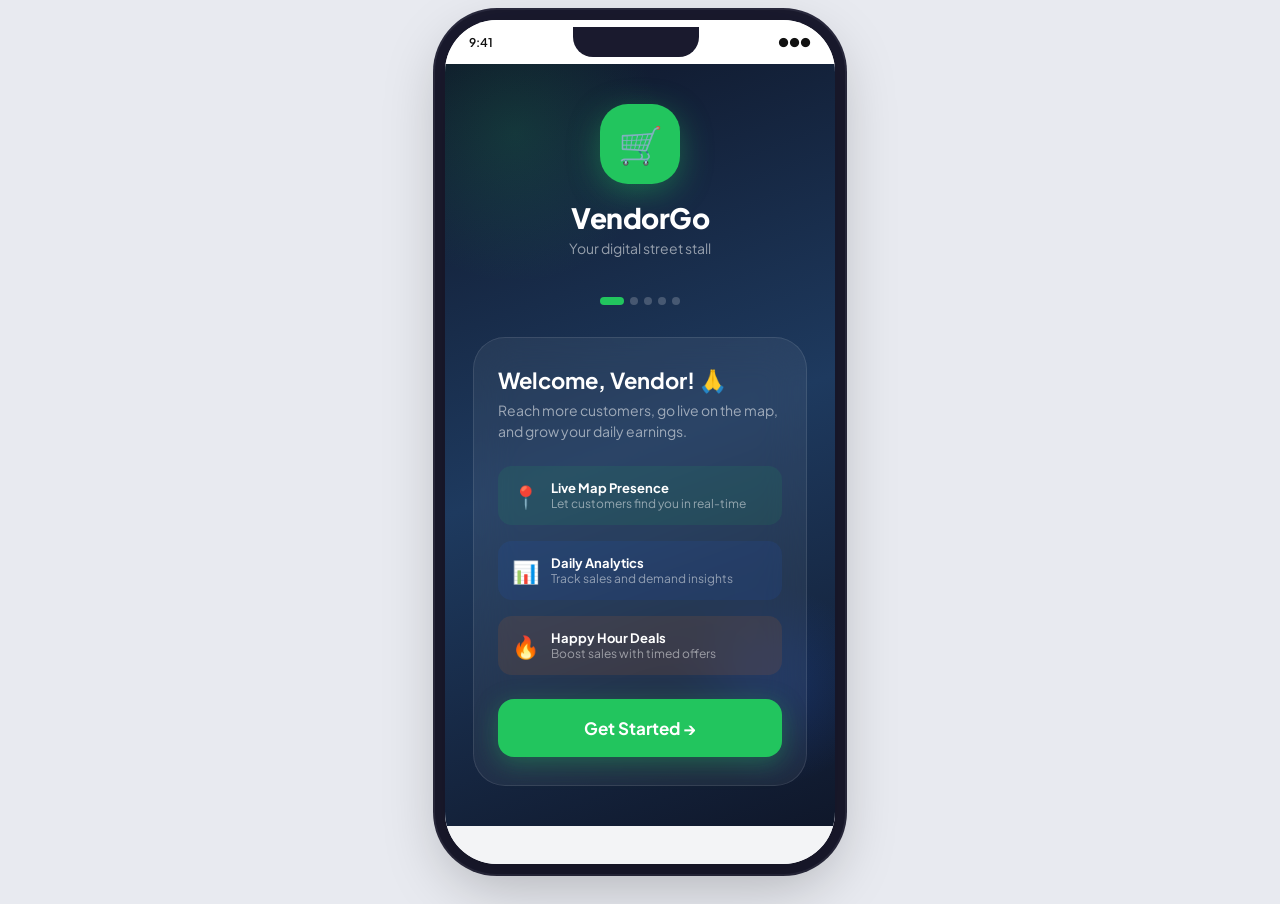
<file: streetconnect/vendor-view/index.html>
<!DOCTYPE html>
<html lang="en">
<head><link rel="stylesheet" href="css/styles.css">
<meta charset="UTF-8">
<meta name="viewport" content="width=device-width, initial-scale=1.0, maximum-scale=1.0, user-scalable=no">
<title>VendorGo — Vendor App</title>
<link href="https://fonts.googleapis.com/css2?family=Plus+Jakarta+Sans:wght@400;500;600;700;800&display=swap" rel="stylesheet">
</head>
<body>

<div class="phone-wrap">
  <div class="status-bar">
    <span>9:41</span>
    <div class="notch"></div>
    <span>●●●</span>
  </div>
  <div class="screen" id="screen">
    
    <!-- ONBOARDING: WELCOME -->
    <div class="view" id="view-welcome">
      <div class="onboard-bg">
        <div class="logo-area">
          <div class="logo-icon">🛒</div>
          <div class="logo-title">VendorGo</div>
          <div class="logo-sub">Your digital street stall</div>
        </div>
        <div style="display:flex;gap:6px;justify-content:center;margin-bottom:32px;">
          <div class="step-dot active"></div><div class="step-dot"></div><div class="step-dot"></div><div class="step-dot"></div><div class="step-dot"></div>
        </div>
        <div class="onboard-card" style="margin-bottom:auto">
          <h2>Welcome, Vendor! 🙏</h2>
          <p>Reach more customers, go live on the map, and grow your daily earnings.</p>
          <div style="display:flex;flex-direction:column;gap:16px;margin-bottom:24px;">
            <div style="display:flex;align-items:center;gap:12px;background:rgba(34,197,94,0.1);border-radius:14px;padding:14px;">
              <span style="font-size:22px;">📍</span>
              <div><div style="color:#fff;font-size:13px;font-weight:700;">Live Map Presence</div><div style="color:rgba(255,255,255,0.5);font-size:12px;">Let customers find you in real-time</div></div>
            </div>
            <div style="display:flex;align-items:center;gap:12px;background:rgba(37,99,235,0.1);border-radius:14px;padding:14px;">
              <span style="font-size:22px;">📊</span>
              <div><div style="color:#fff;font-size:13px;font-weight:700;">Daily Analytics</div><div style="color:rgba(255,255,255,0.5);font-size:12px;">Track sales and demand insights</div></div>
            </div>
            <div style="display:flex;align-items:center;gap:12px;background:rgba(249,115,22,0.1);border-radius:14px;padding:14px;">
              <span style="font-size:22px;">🔥</span>
              <div><div style="color:#fff;font-size:13px;font-weight:700;">Happy Hour Deals</div><div style="color:rgba(255,255,255,0.5);font-size:12px;">Boost sales with timed offers</div></div>
            </div>
          </div>
          <button class="btn-green" onclick="goTo('view-phone')">Get Started →</button>
        </div>
      </div>
    </div>

    <!-- ONBOARDING: PHONE -->
    <div class="view hidden-right" id="view-phone">
      <div class="onboard-bg">
        <div class="logo-area"><div class="logo-icon">📱</div><div class="logo-title">Enter Phone</div></div>
        <div style="display:flex;gap:6px;justify-content:center;margin-bottom:32px;">
          <div class="step-dot"></div><div class="step-dot active"></div><div class="step-dot"></div><div class="step-dot"></div><div class="step-dot"></div>
        </div>
        <div class="onboard-card">
          <h2>Your Mobile Number</h2>
          <p>We'll send you a 4-digit OTP to verify your number.</p>
          <div class="input-wrap">
            <span class="input-flag">🇮🇳</span>
            <span class="phone-prefix">+91</span>
            <input type="tel" class="onboard-input" placeholder="Enter 10-digit number" maxlength="10" id="phone-input" oninput="checkPhone()">
          </div>
          <button class="btn-green" id="phone-next-btn" onclick="goTo('view-otp')" style="opacity:0.5;pointer-events:none;">Send OTP →</button>
        </div>
        <button onclick="goTo('view-welcome')" style="color:rgba(255,255,255,0.4);background:none;border:none;margin-top:20px;font-size:14px;font-family:var(--font);cursor:pointer;">← Back</button>
      </div>
    </div>

    <!-- ONBOARDING: OTP -->
    <div class="view hidden-right" id="view-otp">
      <div class="onboard-bg">
        <div class="logo-area"><div class="logo-icon">🔐</div><div class="logo-title">Verify OTP</div></div>
        <div style="display:flex;gap:6px;justify-content:center;margin-bottom:32px;">
          <div class="step-dot"></div><div class="step-dot"></div><div class="step-dot active"></div><div class="step-dot"></div><div class="step-dot"></div>
        </div>
        <div class="onboard-card">
          <h2>Enter OTP</h2>
          <p>Sent to +91 <span id="shown-phone">XXXXXXXXXX</span>. Use <strong style="color:#22C55E">1234</strong> for demo.</p>
          <div class="otp-row">
            <input type="tel" class="otp-box" maxlength="1" id="otp1" oninput="otpInput(this,1)">
            <input type="tel" class="otp-box" maxlength="1" id="otp2" oninput="otpInput(this,2)">
            <input type="tel" class="otp-box" maxlength="1" id="otp3" oninput="otpInput(this,3)">
            <input type="tel" class="otp-box" maxlength="1" id="otp4" oninput="otpInput(this,4)">
          </div>
          <button class="btn-green" id="otp-verify-btn" onclick="verifyOTP()" style="opacity:0.5;pointer-events:none;">Verify & Continue →</button>
          <div style="text-align:center;margin-top:14px;color:rgba(255,255,255,0.4);font-size:13px;">Resend OTP in 30s</div>
        </div>
      </div>
    </div>

    <!-- ONBOARDING: DETAILS -->
    <div class="view hidden-right" id="view-details">
      <div class="onboard-bg" style="padding-bottom:40px">
        <div class="logo-area"><div class="logo-icon">🏪</div><div class="logo-title">Your Stall</div></div>
        <div style="display:flex;gap:6px;justify-content:center;margin-bottom:32px;">
          <div class="step-dot"></div><div class="step-dot"></div><div class="step-dot"></div><div class="step-dot active"></div><div class="step-dot"></div>
        </div>
        <div class="onboard-card">
          <h2>Tell us about yourself</h2>
          <p>This is how customers will see you on the map.</p>
          <div class="input-wrap" style="margin-bottom:16px">
            <input type="text" class="onboard-input plain" placeholder="Stall Name (e.g. Ravi Fruits)" id="stall-name">
          </div>
          <div style="margin-bottom:20px">
            <div style="color:rgba(255,255,255,0.55);font-size:13px;font-weight:600;margin-bottom:10px;">Select Category</div>
            <div class="cat-grid">
              <div class="cat-chip" onclick="selectCat(this,'Fruits & Veg')"><span class="icon">🍎</span>Fruits & Veg</div>
              <div class="cat-chip" onclick="selectCat(this,'Street Food')"><span class="icon">🍜</span>Street Food</div>
              <div class="cat-chip" onclick="selectCat(this,'Beverages')"><span class="icon">🧃</span>Beverages</div>
              <div class="cat-chip" onclick="selectCat(this,'Snacks')"><span class="icon">🍿</span>Snacks</div>
              <div class="cat-chip" onclick="selectCat(this,'Flowers')"><span class="icon">💐</span>Flowers</div>
              <div class="cat-chip" onclick="selectCat(this,'Other')"><span class="icon">🛍️</span>Other</div>
            </div>
          </div>
          <button class="btn-green" onclick="goTo('view-location')">Next: Set Location →</button>
        </div>
      </div>
    </div>

    <!-- ONBOARDING: LOCATION -->
    <div class="view hidden-right" id="view-location">
      <div class="onboard-bg" style="padding-bottom:40px">
        <div class="logo-area"><div class="logo-icon">📍</div><div class="logo-title">Your Location</div></div>
        <div style="display:flex;gap:6px;justify-content:center;margin-bottom:28px;">
          <div class="step-dot"></div><div class="step-dot"></div><div class="step-dot"></div><div class="step-dot"></div><div class="step-dot active"></div>
        </div>
        <div class="onboard-card">
          <h2>Enable Location</h2>
          <p>Your live location helps nearby customers find your stall instantly.</p>
          <div class="loc-map-mock">
            <svg viewBox="0 0 334 180" xmlns="http://www.w3.org/2000/svg">
              <rect width="334" height="180" fill="#e8edf5"/>
              <rect x="0" y="70" width="334" height="18" fill="#fff" rx="2"/>
              <rect x="0" y="100" width="334" height="18" fill="#fff" rx="2"/>
              <rect x="80" y="0" width="18" height="180" fill="#fff" rx="2"/>
              <rect x="200" y="0" width="18" height="180" fill="#fff" rx="2"/>
              <circle cx="167" cy="90" r="28" fill="rgba(37,99,235,0.12)" class="vendor-ping"/>
              <circle cx="167" cy="90" r="18" fill="rgba(37,99,235,0.15)"/>
              <circle cx="167" cy="90" r="10" fill="#2563EB"/>
              <circle cx="167" cy="90" r="5" fill="#fff"/>
              <text x="167" y="130" text-anchor="middle" fill="#2563EB" font-size="11" font-weight="700" font-family="system-ui">You are here</text>
            </svg>
          </div>
          <button class="btn-blue" onclick="enableLocation()" style="margin-bottom:10px">Enable Location 📍</button>
          <button onclick="goTo('view-dashboard')" style="width:100%;padding:14px;background:transparent;border:1.5px solid rgba(255,255,255,0.2);border-radius:16px;color:rgba(255,255,255,0.5);font-size:15px;font-weight:600;cursor:pointer;font-family:var(--font)">Skip for now</button>
        </div>
      </div>
    </div>

    <!-- DASHBOARD -->
    <div class="view hidden-right" id="view-dashboard">
      <div class="dash-screen">
        <!-- Header -->
        <div class="dash-header">
          <div>
            <div class="vendor-name" id="d-name">🍎 Ravi Fruits</div>
            <div class="vendor-sub" id="d-sub">Fruits & Veg · Kphb Colony</div>
          </div>
          <div style="display:flex;align-items:center;gap:10px;">
            <div id="live-badge" class="live-status-badge">
              <div class="live-dot"></div>
              <span id="live-badge-text">Offline</span>
            </div>
            <div class="avatar" id="d-avatar">R</div>
          </div>
        </div>

        <!-- GO LIVE -->
        <div class="live-section">
          <div class="live-row">
            <div>
              <div class="live-label">Stall Status</div>
              <div class="live-title" id="live-title-text">Go Live</div>
            </div>
            <div class="toggle-wrap" onclick="toggleLive()">
              <div class="toggle-track" id="live-toggle">
                <div class="toggle-thumb" id="live-thumb">⚡</div>
              </div>
            </div>
          </div>
          <div style="font-size:13px;color:var(--gray)" id="live-hint">Tap to start broadcasting your stall to nearby customers</div>
        </div>

        <!-- MAP -->
        <div class="map-section" id="map-section" onclick="tapMap()">
          <svg viewBox="0 0 358 220" xmlns="http://www.w3.org/2000/svg" id="map-svg">
            <rect width="358" height="220" fill="#e8edf5"/>
            <!-- Roads -->
            <rect x="0" y="85" width="358" height="22" fill="#fff"/>
            <rect x="0" y="125" width="358" height="16" fill="#fff"/>
            <rect x="60" y="0" width="22" height="220" fill="#fff"/>
            <rect x="160" y="0" width="16" height="220" fill="#fff"/>
            <rect x="260" y="0" width="22" height="220" fill="#fff"/>
            <!-- Buildings -->
            <rect x="10" y="10" width="42" height="68" rx="4" fill="#dce3ef"/>
            <rect x="90" y="10" width="62" height="68" rx="4" fill="#dce3ef"/>
            <rect x="184" y="10" width="66" height="68" rx="4" fill="#dce3ef"/>
            <rect x="10" y="118" width="42" height="95" rx="4" fill="#dce3ef"/>
            <rect x="90" y="150" width="62" height="63" rx="4" fill="#dce3ef"/>
            <rect x="184" y="148" width="66" height="65" rx="4" fill="#dce3ef"/>
            <rect x="290" y="10" width="58" height="68" rx="4" fill="#dce3ef"/>
            <rect x="290" y="148" width="58" height="65" rx="4" fill="#dce3ef"/>
            <!-- Vendor pulse rings (hidden when offline) -->
            <circle id="map-ping-outer" cx="120" cy="96" r="0" fill="rgba(34,197,94,0.15)" style="transition:r 0.5s"/>
            <circle id="map-ping-mid" cx="120" cy="96" r="0" fill="rgba(34,197,94,0.2)" style="transition:r 0.5s"/>
            <circle id="map-vendor-dot" cx="120" cy="96" r="0" fill="#22C55E" style="transition:r 0.4s"/>
            <circle cx="120" cy="96" r="0" id="map-vendor-white" fill="#fff"/>
            <!-- Vendor label -->
            <rect id="map-label-bg" x="0" y="0" width="0" height="0" rx="8" fill="#fff"/>
            <text id="map-label" x="120" y="80" text-anchor="middle" fill="#16A34A" font-size="10" font-weight="700" font-family="system-ui" opacity="0"></text>
            <!-- Nearby customers -->
            <circle id="cust1" cx="220" cy="155" r="6" fill="#2563EB" opacity="0"/>
            <circle id="cust2" cx="300" cy="70" r="6" fill="#2563EB" opacity="0"/>
            <circle id="cust3" cx="40" cy="160" r="6" fill="#2563EB" opacity="0"/>
          </svg>
          <div class="spot-overlay" id="spot-overlay">
            <div class="spot-overlay-inner">📍 Spot Updated!</div>
          </div>
          <button class="map-overlay-btn" onclick="event.stopPropagation();updateSpot()">📍 Update Spot</button>
        </div>

        <!-- STATUS CHIPS -->
        <div class="status-section">
          <div class="section-title">Availability</div>
          <div class="status-chips">
            <button class="status-chip active-green" id="chip-available" onclick="setStatus('available')">✅ Available</button>
            <button class="status-chip" id="chip-busy" onclick="setStatus('busy')">🟠 Busy</button>
            <button class="status-chip" id="chip-closing" onclick="setStatus('closing')">⏰ Closing Soon</button>
          </div>
        </div>

        <!-- INVENTORY -->
        <div class="inv-section">
          <div class="inv-header">
            <div class="section-title" style="margin-bottom:0">Today's Stock</div>
            <button class="add-item-btn" onclick="showAddModal()">+ Add Item</button>
          </div>
          <div class="inv-list" id="inv-list">
            <div class="inv-item">
              <div class="inv-left"><span class="inv-emoji">🍉</span><div><div class="inv-name">Watermelon</div><div class="inv-unit">Per piece</div></div></div>
              <div class="inv-price-row"><div class="inv-price" id="price-wm">₹30</div><div class="inv-happy-price" id="happy-wm" style="display:none">₹22</div></div>
            </div>
            <div class="inv-item">
              <div class="inv-left"><span class="inv-emoji">🥭</span><div><div class="inv-name">Mango (Alphonso)</div><div class="inv-unit">Per dozen</div></div></div>
              <div class="inv-price-row"><div class="inv-price" id="price-mg">₹180</div><div class="inv-happy-price" id="happy-mg" style="display:none">₹130</div></div>
            </div>
            <div class="inv-item">
              <div class="inv-left"><span class="inv-emoji">🍌</span><div><div class="inv-name">Banana</div><div class="inv-unit">Per dozen</div></div></div>
              <div class="inv-price-row"><div class="inv-price" id="price-bn">₹40</div><div class="inv-happy-price" id="happy-bn" style="display:none">₹28</div></div>
            </div>
            <div class="inv-item">
              <div class="inv-left"><span class="inv-emoji">🍇</span><div><div class="inv-name">Grapes (Green)</div><div class="inv-unit">Per 500g</div></div></div>
              <div class="inv-price-row"><div class="inv-price" id="price-gr">₹60</div><div class="inv-happy-price" id="happy-gr" style="display:none">₹45</div></div>
            </div>
          </div>
          <button class="happy-hour-btn" id="happy-btn" onclick="toggleHappy()">
            🔥 Start Happy Hour
          </button>
        </div>

        <div style="height:8px"></div>
      </div>

      <!-- Bottom Nav — Dashboard (Home active) -->
      <div class="bottom-nav">
        <div class="nav-item active" onclick="scrollToSection('live-section')">
          <div class="nav-icon">🏠</div>
          <div class="nav-label" style="color:#16A34A">Home</div>
          <div class="nav-dot"></div>
        </div>
        <div class="nav-item" onclick="scrollToSection('map-section')">
          <div class="nav-icon">🗺️</div>
          <div class="nav-label">Map</div>
        </div>
        <div class="nav-item" onclick="scrollToSection('inv-section')">
          <div class="nav-icon">📦</div>
          <div class="nav-label">Stock</div>
        </div>
        <div class="nav-item" onclick="goTo('view-insights','right')">
          <div class="nav-icon">📊</div>
          <div class="nav-label">Insights</div>
        </div>
        <div class="nav-item" onclick="showToast('Settings coming soon!')">
          <div class="nav-icon">⚙️</div>
          <div class="nav-label">Settings</div>
        </div>
      </div>
    </div>

    <!-- INSIGHTS VIEW -->
    <div class="view hidden-right" id="view-insights">
      <div class="insights-screen">
        <!-- Header (mirrors dashboard header) -->
        <div class="dash-header">
          <div>
            <div class="vendor-name" id="ins-name">🍎 Ravi Fruits</div>
            <div class="vendor-sub" id="ins-sub">Fruits &amp; Veg · Kphb Colony</div>
          </div>
          <div style="display:flex;align-items:center;gap:10px;">
            <div id="ins-live-badge" class="live-status-badge">
              <div class="live-dot"></div>
              <span id="ins-live-badge-text">Offline</span>
            </div>
            <div class="avatar" id="ins-avatar">R</div>
          </div>
        </div>

        <!-- Analytics content -->
        <div class="analytics-section">
          <div class="section-title">Today's Insights</div>
          <div class="analytics-grid">
            <div class="analytics-card">
              <div class="ac-icon">💰</div>
              <div class="ac-label">Daily Sales</div>
              <div class="ac-value">₹1,240</div>
              <div class="ac-trend">↑ 18% vs yesterday</div>
            </div>
            <div class="analytics-card">
              <div class="ac-icon">👥</div>
              <div class="ac-label">Customers</div>
              <div class="ac-value">34</div>
              <div class="ac-trend">↑ 6 new today</div>
            </div>
            <div class="analytics-card">
              <div class="ac-icon">📡</div>
              <div class="ac-label">Profile Views</div>
              <div class="ac-value">127</div>
              <div class="ac-trend">↑ 42% this week</div>
            </div>
            <div class="analytics-card">
              <div class="ac-icon">⭐</div>
              <div class="ac-label">Rating</div>
              <div class="ac-value">4.8</div>
              <div class="ac-trend">12 reviews</div>
            </div>
          </div>
          <div class="demand-card">
            <div style="font-size:14px;font-weight:700;color:#111">🔥 Nearby Demand</div>
            <div style="font-size:12px;color:var(--gray);margin-top:2px">What customers are searching for</div>
            <div class="demand-items">
              <div class="demand-row"><span class="demand-name">🍉 Watermelon</span><div class="demand-bar-bg"><div class="demand-bar" style="width:85%;background:#22C55E"></div></div><span class="demand-count" style="color:#16A34A">85</span></div>
              <div class="demand-row"><span class="demand-name">🥭 Mango</span><div class="demand-bar-bg"><div class="demand-bar" style="width:72%;background:#2563EB"></div></div><span class="demand-count">72</span></div>
              <div class="demand-row"><span class="demand-name">🍌 Banana</span><div class="demand-bar-bg"><div class="demand-bar" style="width:55%;background:#F97316"></div></div><span class="demand-count" style="color:#F97316">55</span></div>
              <div class="demand-row"><span class="demand-name">🍊 Orange</span><div class="demand-bar-bg"><div class="demand-bar" style="width:38%"></div></div><span class="demand-count">38</span></div>
            </div>
          </div>
        </div>
        <div style="height:8px"></div>
      </div>

      <!-- Bottom Nav — Insights active -->
      <div class="bottom-nav">
        <div class="nav-item" onclick="goTo('view-dashboard','left')">
          <div class="nav-icon">🏠</div>
          <div class="nav-label">Home</div>
        </div>
        <div class="nav-item" onclick="goTo('view-dashboard','left')">
          <div class="nav-icon">🗺️</div>
          <div class="nav-label">Map</div>
        </div>
        <div class="nav-item" onclick="goTo('view-dashboard','left')">
          <div class="nav-icon">📦</div>
          <div class="nav-label">Stock</div>
        </div>
        <div class="nav-item active">
          <div class="nav-icon">📊</div>
          <div class="nav-label" style="color:#16A34A">Insights</div>
          <div class="nav-dot"></div>
        </div>
        <div class="nav-item" onclick="showToast('Settings coming soon!')">
          <div class="nav-icon">⚙️</div>
          <div class="nav-label">Settings</div>
        </div>
      </div>
    </div>

  </div><!-- /.screen -->

  <!-- Language FAB (inside phone-wrap so position:absolute anchors to it) -->
  <div class="lang-fab" id="lang-fab" style="display:none">
    <button class="lang-fab-btn" onclick="cycleLang()">A/అ/<span style="font-family:serif">अ</span></button>
  </div>

  <!-- Toast -->
  <div class="toast" id="toast"></div>

</div><!-- /.phone-wrap -->

<!-- Add Item Modal -->
<div class="modal-overlay" id="add-modal" onclick="closeModal()">
  <div class="modal-sheet" onclick="event.stopPropagation()">
    <div class="modal-handle"></div>
    <div class="modal-title">Add New Item</div>
    <div class="form-group">
      <label class="form-label">Item Name</label>
      <input type="text" class="form-input" placeholder="e.g. Papaya, Sweet Corn..." id="new-item-name">
    </div>
    <div class="form-group">
      <label class="form-label">Price (₹)</label>
      <input type="number" class="form-input" placeholder="e.g. 50" id="new-item-price">
    </div>
    <div class="form-group">
      <label class="form-label">Unit</label>
      <input type="text" class="form-input" placeholder="e.g. Per kg, Per piece" id="new-item-unit">
    </div>
    <button class="btn-green" onclick="addItem()" style="margin-top:8px">Add to Stock ✓</button>
  </div>
</div>


<script src="js/app.js"></script></body>
</html>
</file>
<file: streetconnect/vendor-view/css/styles.css>
:root {
    --green: #22C55E;
    --green-dark: #16A34A;
    --green-light: #DCFCE7;
    --blue: #2563EB;
    --blue-light: #DBEAFE;
    --orange: #F97316;
    --orange-light: #FFF7ED;
    --gray: #6B7280;
    --gray-light: #F3F4F6;
    --red: #EF4444;
    --font: 'Plus Jakarta Sans', system-ui, sans-serif;
    --radius-sm: 12px;
    --radius-md: 18px;
    --radius-lg: 24px;
    --radius-xl: 32px;
    --shadow: 0 4px 20px rgba(0,0,0,0.08);
    --shadow-lg: 0 8px 32px rgba(0,0,0,0.12);
  }
  * { box-sizing: border-box; margin: 0; padding: 0; -webkit-tap-highlight-color: transparent; }
  body {
    font-family: var(--font);
    background: #E8EAF0;
    display: flex;
    justify-content: center;
    align-items: flex-start;
    min-height: 100vh;
    padding: 20px 0 40px;
  }
  .phone-wrap {
    width: 390px;
    min-height: 844px;
    background: #F3F4F6;
    border-radius: 52px;
    box-shadow: 0 20px 60px rgba(0,0,0,0.25), 0 0 0 10px #1a1a2e, 0 0 0 12px #2a2a3e;
    overflow: hidden;
    position: relative;
    display: flex;
    flex-direction: column;
  }
  .status-bar {
    background: #fff;
    height: 44px;
    display: flex;
    align-items: center;
    justify-content: space-between;
    padding: 0 24px;
    font-size: 12px;
    font-weight: 600;
    color: #111;
    flex-shrink: 0;
  }
  .notch {
    width: 126px; height: 30px;
    background: #1a1a2e;
    border-radius: 0 0 20px 20px;
    margin: 0 auto;
  }
  .screen { 
    flex: 1;
    overflow: hidden;
    position: relative;
    background: #F3F4F6;
    display: flex;
    flex-direction: column;
  }
  /* Active view: a flex column that fills .screen */
  .view {
    display: flex;
    flex-direction: column;
    flex: 1;
    overflow: hidden;
  }
  /* Hidden views are completely removed from layout — no overlap possible */
  .view.hidden-right,
  .view.hidden-left {
    display: none !important;
  }
  /* Entrance animations (direction-aware) */
  .view.slide-in-right {
    animation: slideFromRight 0.38s cubic-bezier(0.34,1.2,0.64,1) forwards;
  }
  .view.slide-in-left {
    animation: slideFromLeft 0.38s cubic-bezier(0.34,1.2,0.64,1) forwards;
  }
  @keyframes slideFromRight {
    from { opacity: 0; transform: translateX(40px); }
    to   { opacity: 1; transform: translateX(0); }
  }
  @keyframes slideFromLeft {
    from { opacity: 0; transform: translateX(-40px); }
    to   { opacity: 1; transform: translateX(0); }
  }
  /* Dashboard & Insights: scrollable body pinned above nav */
  #view-dashboard,
  #view-insights {
    flex: 1;
    display: flex;
    flex-direction: column;
    overflow: hidden;
  }
  #view-dashboard .dash-screen,
  #view-insights .insights-screen {
    flex: 1;
    overflow-y: auto;
  }
  @keyframes fadeSlideIn {
    from { transform: translateY(24px); opacity: 0; }
    to { transform: translateY(0); opacity: 1; }
  }
  /* === ONBOARDING === */
  .onboard-bg {
    min-height: 100%;
    background: linear-gradient(160deg, #0F172A 0%, #1e3a5f 50%, #0F172A 100%);
    display: flex; flex-direction: column; align-items: center;
    padding: 40px 28px 40px;
    position: relative;
    overflow: hidden;
  }
  .onboard-bg::before {
    content: '';
    position: absolute;
    width: 300px; height: 300px;
    border-radius: 50%;
    background: radial-gradient(circle, rgba(34,197,94,0.15) 0%, transparent 70%);
    top: -80px; left: -80px;
  }
  .onboard-bg::after {
    content: '';
    position: absolute;
    width: 200px; height: 200px;
    border-radius: 50%;
    background: radial-gradient(circle, rgba(37,99,235,0.2) 0%, transparent 70%);
    bottom: 40px; right: -40px;
  }
  .logo-area { text-align: center; margin-bottom: 40px; position: relative; z-index:1; }
  .logo-icon {
    width: 80px; height: 80px;
    background: var(--green);
    border-radius: 28px;
    display: flex; align-items: center; justify-content: center;
    margin: 0 auto 16px;
    box-shadow: 0 8px 32px rgba(34,197,94,0.4);
    font-size: 36px;
  }
  .logo-title { color: #fff; font-size: 28px; font-weight: 800; letter-spacing: -0.5px; }
  .logo-sub { color: rgba(255,255,255,0.55); font-size: 14px; margin-top: 4px; }
  .onboard-card {
    background: rgba(255,255,255,0.06);
    backdrop-filter: blur(20px);
    border: 1px solid rgba(255,255,255,0.1);
    border-radius: var(--radius-xl);
    padding: 28px 24px;
    width: 100%; position: relative; z-index:1;
  }
  .onboard-card h2 { color: #fff; font-size: 22px; font-weight: 700; margin-bottom: 6px; }
  .onboard-card p { color: rgba(255,255,255,0.55); font-size: 14px; margin-bottom: 24px; line-height: 1.5; }
  .input-wrap { position: relative; margin-bottom: 16px; }
  .input-flag {
    position: absolute; left: 16px; top: 50%; transform: translateY(-50%);
    font-size: 18px; z-index:1;
  }
  .phone-prefix {
    position: absolute; left: 48px; top: 50%; transform: translateY(-50%);
    font-size: 15px; font-weight: 600; color: rgba(255,255,255,0.7); z-index:1;
  }
  .onboard-input {
    width: 100%;
    background: rgba(255,255,255,0.1);
    border: 1.5px solid rgba(255,255,255,0.15);
    border-radius: 14px;
    padding: 16px 16px 16px 90px;
    color: #fff; font-size: 18px; font-weight: 600;
    font-family: var(--font);
    outline: none;
    transition: border-color 0.2s;
    letter-spacing: 2px;
  }
  .onboard-input:focus { border-color: var(--green); }
  .onboard-input::placeholder { color: rgba(255,255,255,0.25); letter-spacing: 0; font-size: 15px; font-weight: 400; }
  .onboard-input.plain { padding-left: 16px; letter-spacing: 0; font-size: 16px; }
  .btn-green {
    width: 100%; padding: 18px;
    background: var(--green);
    color: #fff; font-size: 17px; font-weight: 700;
    border: none; border-radius: 16px;
    cursor: pointer; transition: transform 0.15s, background 0.2s;
    font-family: var(--font);
    box-shadow: 0 6px 24px rgba(34,197,94,0.35);
  }
  .btn-green:active { transform: scale(0.97); background: var(--green-dark); }
  .btn-blue {
    width: 100%; padding: 18px;
    background: var(--blue);
    color: #fff; font-size: 17px; font-weight: 700;
    border: none; border-radius: 16px;
    cursor: pointer; transition: transform 0.15s;
    font-family: var(--font);
    box-shadow: 0 6px 24px rgba(37,99,235,0.35);
  }
  .btn-blue:active { transform: scale(0.97); }
  /* OTP Boxes */
  .otp-row { display: flex; gap: 12px; justify-content: center; margin-bottom: 28px; }
  .otp-box {
    width: 56px; height: 64px;
    background: rgba(255,255,255,0.1);
    border: 2px solid rgba(255,255,255,0.15);
    border-radius: 14px;
    text-align: center; font-size: 26px; font-weight: 700; color: #fff;
    font-family: var(--font);
    outline: none;
    transition: border-color 0.2s, background 0.2s;
  }
  .otp-box:focus { border-color: var(--green); background: rgba(34,197,94,0.1); }
  .otp-box.filled { border-color: var(--green); background: rgba(34,197,94,0.15); }
  /* Category picker */
  .cat-grid { display: grid; grid-template-columns: 1fr 1fr; gap: 10px; margin-bottom: 20px; }
  .cat-chip {
    padding: 14px 10px; border-radius: 14px;
    border: 2px solid rgba(255,255,255,0.15);
    background: rgba(255,255,255,0.07);
    color: rgba(255,255,255,0.75); font-size: 13px; font-weight: 600;
    cursor: pointer; text-align: center; transition: all 0.2s;
    display: flex; flex-direction: column; align-items: center; gap: 6px;
  }
  .cat-chip span.icon { font-size: 22px; }
  .cat-chip.selected { border-color: var(--green); background: rgba(34,197,94,0.15); color: #fff; }
  /* Location screen */
  .loc-map-mock {
    width: 100%; height: 180px;
    background: #e8edf5;
    border-radius: 18px;
    position: relative;
    margin-bottom: 20px;
    overflow: hidden;
  }
  .loc-map-mock svg { width: 100%; height: 100%; }
  /* === DASHBOARD === */
  .dash-screen { background: #F3F4F6; min-height: 100%; padding-bottom: 24px; }
  .dash-header {
    background: #fff;
    padding: 16px 20px 12px;
    display: flex; align-items: center; justify-content: space-between;
    box-shadow: 0 2px 12px rgba(0,0,0,0.06);
  }
  .vendor-name { font-size: 17px; font-weight: 700; color: #111; }
  .vendor-sub { font-size: 12px; color: var(--gray); margin-top: 1px; }
  .avatar {
    width: 42px; height: 42px;
    background: var(--green-light);
    border-radius: 50%;
    display: flex; align-items: center; justify-content: center;
    font-size: 18px; font-weight: 700; color: var(--green-dark);
  }
  /* GO LIVE toggle */
  .live-section {
    margin: 16px 16px 0;
    background: #fff;
    border-radius: var(--radius-lg);
    padding: 20px;
    box-shadow: var(--shadow);
  }
  .live-row { display: flex; align-items: center; justify-content: space-between; margin-bottom: 12px; }
  .live-label { font-size: 14px; color: var(--gray); font-weight: 500; }
  .live-title { font-size: 22px; font-weight: 800; color: #111; }
  .toggle-wrap {
    position: relative;
    width: 80px; height: 44px;
    cursor: pointer;
  }
  .toggle-track {
    width: 80px; height: 44px;
    border-radius: 22px;
    background: #E5E7EB;
    transition: background 0.35s cubic-bezier(0.34,1.2,0.64,1);
    display: flex; align-items: center;
    padding: 4px;
    box-shadow: inset 0 2px 4px rgba(0,0,0,0.1);
  }
  .toggle-track.on { background: var(--green); box-shadow: 0 4px 16px rgba(34,197,94,0.4); }
  .toggle-thumb {
    width: 36px; height: 36px;
    border-radius: 50%;
    background: #fff;
    box-shadow: 0 2px 8px rgba(0,0,0,0.2);
    transition: transform 0.35s cubic-bezier(0.34,1.2,0.64,1);
    display: flex; align-items: center; justify-content: center;
    font-size: 18px;
  }
  .toggle-track.on .toggle-thumb { transform: translateX(36px); }
  .live-status-badge {
    display: inline-flex; align-items: center; gap: 6px;
    padding: 6px 14px; border-radius: 20px;
    font-size: 13px; font-weight: 600;
    background: var(--gray-light); color: var(--gray);
    transition: all 0.3s;
  }
  .live-status-badge.live { background: var(--green-light); color: var(--green-dark); }
  .live-dot {
    width: 8px; height: 8px; border-radius: 50%;
    background: var(--gray);
    transition: all 0.3s;
  }
  .live-status-badge.live .live-dot { background: var(--green); animation: pulse-dot 1.5s infinite; }
  @keyframes pulse-dot {
    0%, 100% { transform: scale(1); opacity: 1; }
    50% { transform: scale(1.4); opacity: 0.7; }
  }
  /* MAP */
  .map-section {
    margin: 12px 16px 0;
    border-radius: var(--radius-lg);
    overflow: hidden;
    height: 220px;
    position: relative;
    box-shadow: var(--shadow);
    background: #e8edf5;
    cursor: pointer;
  }
  .map-section svg { width: 100%; height: 100%; }
  .map-overlay-btn {
    position: absolute; bottom: 12px; right: 12px;
    background: var(--blue);
    color: #fff; font-size: 12px; font-weight: 700;
    padding: 8px 14px; border-radius: 20px;
    display: flex; align-items: center; gap: 6px;
    box-shadow: 0 4px 12px rgba(37,99,235,0.4);
    cursor: pointer; transition: transform 0.15s;
    font-family: var(--font);
    border: none;
  }
  .map-overlay-btn:active { transform: scale(0.95); }
  /* Status chips */
  .status-section { margin: 12px 16px 0; }
  .section-title { font-size: 13px; font-weight: 600; color: var(--gray); text-transform: uppercase; letter-spacing: 0.5px; margin-bottom: 10px; }
  .status-chips { display: flex; gap: 10px; }
  .status-chip {
    flex: 1; padding: 12px 8px; border-radius: var(--radius-md);
    border: 2px solid #E5E7EB;
    background: #fff;
    font-size: 13px; font-weight: 700; color: var(--gray);
    cursor: pointer; text-align: center;
    transition: all 0.2s; font-family: var(--font);
  }
  .status-chip.active-green { border-color: var(--green); color: var(--green-dark); background: var(--green-light); }
  .status-chip.active-orange { border-color: var(--orange); color: var(--orange); background: var(--orange-light); }
  .status-chip.active-gray { border-color: #9CA3AF; color: #4B5563; background: #F9FAFB; }
  /* Inventory */
  .inv-section { margin: 16px 16px 0; }
  .inv-header { display: flex; align-items: center; justify-content: space-between; margin-bottom: 12px; }
  .inv-list { display: flex; flex-direction: column; gap: 10px; }
  .inv-item {
    background: #fff;
    border-radius: var(--radius-md);
    padding: 14px 16px;
    display: flex; align-items: center; justify-content: space-between;
    box-shadow: var(--shadow);
    transition: transform 0.15s;
  }
  .inv-item:active { transform: scale(0.98); }
  .inv-left { display: flex; align-items: center; gap: 12px; }
  .inv-emoji { font-size: 24px; }
  .inv-name { font-size: 15px; font-weight: 700; color: #111; }
  .inv-unit { font-size: 12px; color: var(--gray); }
  .inv-price { font-size: 16px; font-weight: 800; color: #111; }
  .inv-price.happy { text-decoration: line-through; color: var(--gray); font-size: 13px; }
  .inv-price-row { text-align: right; }
  .inv-happy-price { font-size: 16px; font-weight: 800; color: var(--orange); }
  .happy-hour-btn {
    width: 100%; padding: 15px;
    background: linear-gradient(135deg, #F97316, #EF4444);
    color: #fff; font-size: 15px; font-weight: 700;
    border: none; border-radius: var(--radius-md);
    cursor: pointer; font-family: var(--font);
    display: flex; align-items: center; justify-content: center; gap: 8px;
    box-shadow: 0 6px 20px rgba(239,68,68,0.3);
    transition: transform 0.15s;
    margin-top: 14px;
  }
  .happy-hour-btn:active { transform: scale(0.97); }
  .happy-hour-btn.active { background: linear-gradient(135deg, #EF4444, #DC2626); }
  /* Add item btn */
  .add-item-btn {
    padding: 10px 16px; border-radius: 20px;
    background: var(--green); color: #fff;
    font-size: 13px; font-weight: 700;
    border: none; cursor: pointer; font-family: var(--font);
    display: flex; align-items: center; gap: 6px;
    box-shadow: 0 4px 12px rgba(34,197,94,0.3);
  }
  /* Analytics */
  .analytics-section { margin: 16px 16px 0; }
  .analytics-grid { display: grid; grid-template-columns: 1fr 1fr; gap: 12px; margin-bottom: 14px; }
  .analytics-card {
    background: #fff;
    border-radius: var(--radius-md);
    padding: 16px;
    box-shadow: var(--shadow);
  }
  .ac-icon { font-size: 20px; margin-bottom: 6px; }
  .ac-label { font-size: 11px; font-weight: 600; color: var(--gray); text-transform: uppercase; letter-spacing: 0.5px; }
  .ac-value { font-size: 26px; font-weight: 800; color: #111; margin: 4px 0 2px; }
  .ac-trend { font-size: 12px; font-weight: 600; color: var(--green-dark); }
  .ac-trend.down { color: var(--red); }
  .demand-card {
    background: #fff;
    border-radius: var(--radius-md);
    padding: 16px;
    box-shadow: var(--shadow);
  }
  .demand-items { display: flex; flex-direction: column; gap: 10px; margin-top: 12px; }
  .demand-row { display: flex; align-items: center; gap: 10px; }
  .demand-name { font-size: 13px; font-weight: 600; color: #111; width: 90px; flex-shrink: 0; }
  .demand-bar-bg { flex: 1; height: 8px; background: #F3F4F6; border-radius: 4px; overflow: hidden; }
  .demand-bar { height: 100%; border-radius: 4px; background: var(--blue); transition: width 1s ease; }
  .demand-count { font-size: 12px; font-weight: 700; color: var(--gray); width: 28px; text-align: right; }
  /* Bottom Nav */
  .bottom-nav {
    width: 100%;
    background: #fff;
    border-top: 1px solid #F3F4F6;
    display: flex;
    padding: 8px 0 20px;
    box-shadow: 0 -4px 20px rgba(0,0,0,0.06);
    z-index: 100;
    flex-shrink: 0;
  }
  .nav-item {
    flex: 1; display: flex; flex-direction: column; align-items: center; gap: 4px;
    cursor: pointer; padding: 6px 0;
    transition: transform 0.15s;
  }
  .nav-item:active { transform: scale(0.9); }
  .nav-icon { font-size: 22px; }
  .nav-label { font-size: 10px; font-weight: 600; color: var(--gray); }
  .nav-item.active .nav-label { color: var(--green-dark); }
  .nav-item.active .nav-icon { filter: none; }
  .nav-dot { width: 4px; height: 4px; border-radius: 50%; background: var(--green); }
  /* Language FAB */
  .lang-fab {
    position: absolute;
    top: 100px;
    right: 16px;
    z-index: 500;
    background: #fff;
    border-radius: 20px;
    box-shadow: var(--shadow-lg);
    overflow: hidden;
    transition: all 0.3s cubic-bezier(0.34,1.2,0.64,1);
    cursor: pointer;
    /* Anchored to .phone-wrap which is position:relative */
  }
  .lang-fab-btn {
    padding: 10px 14px;
    font-size: 14px; font-weight: 800;
    color: var(--blue);
    display: flex; align-items: center; gap: 4px;
    font-family: var(--font);
    border: none; background: none; cursor: pointer;
    white-space: nowrap;
  }
  /* Pulsing vendor pin on map */
  @keyframes map-ping {
    0% { r: 12; opacity: 1; }
    100% { r: 28; opacity: 0; }
  }
  .vendor-ping { animation: map-ping 2s infinite; }
  /* Toast */
  .toast {
    position: absolute;
    bottom: 100px; left: 50%; transform: translateX(-50%) translateY(20px);
    background: #111; color: #fff;
    padding: 12px 20px; border-radius: 20px;
    font-size: 14px; font-weight: 600;
    opacity: 0; transition: all 0.3s;
    z-index: 600; white-space: nowrap;
    font-family: var(--font);
  }
  .toast.show { opacity: 1; transform: translateX(-50%) translateY(0); }
  /* Spot update overlay */
  .spot-overlay {
    position: absolute; inset: 0;
    background: rgba(37,99,235,0.15);
    display: flex; align-items: center; justify-content: center;
    border-radius: var(--radius-lg);
    opacity: 0; transition: opacity 0.2s;
    pointer-events: none;
  }
  .spot-overlay.show { opacity: 1; }
  .spot-overlay-inner {
    background: var(--blue);
    color: #fff; padding: 10px 20px;
    border-radius: 20px; font-size: 14px; font-weight: 700;
    font-family: var(--font);
  }
  /* Progress steps */
  .progress-steps { display: flex; gap: 6px; justify-content: center; margin-bottom: 24px; }
  .step-dot { width: 8px; height: 8px; border-radius: 50%; background: rgba(255,255,255,0.2); transition: all 0.3s; }
  .step-dot.active { background: var(--green); width: 24px; border-radius: 4px; }
  /* Modal */
  .modal-overlay {
    position: fixed; inset: 0; background: rgba(0,0,0,0.5);
    z-index: 400; display: flex; align-items: flex-end;
    opacity: 0; pointer-events: none; transition: opacity 0.3s;
  }
  .modal-overlay.show { opacity: 1; pointer-events: all; }
  .modal-sheet {
    width: 100%; background: #fff;
    border-radius: 28px 28px 0 0;
    padding: 24px 20px 40px;
    transform: translateY(100%);
    transition: transform 0.4s cubic-bezier(0.34,1.2,0.64,1);
    font-family: var(--font);
  }
  .modal-overlay.show .modal-sheet { transform: translateY(0); }
  .modal-handle { width: 40px; height: 4px; background: #E5E7EB; border-radius: 2px; margin: 0 auto 20px; }
  .modal-title { font-size: 20px; font-weight: 800; color: #111; margin-bottom: 16px; }
  .form-group { margin-bottom: 14px; }
  .form-label { font-size: 13px; font-weight: 600; color: var(--gray); margin-bottom: 6px; display: block; }
  .form-input {
    width: 100%; padding: 14px 16px;
    border: 1.5px solid #E5E7EB; border-radius: 14px;
    font-size: 15px; font-family: var(--font);
    outline: none; color: #111;
    transition: border-color 0.2s;
  }
  .form-input:focus { border-color: var(--green); }
</file>
